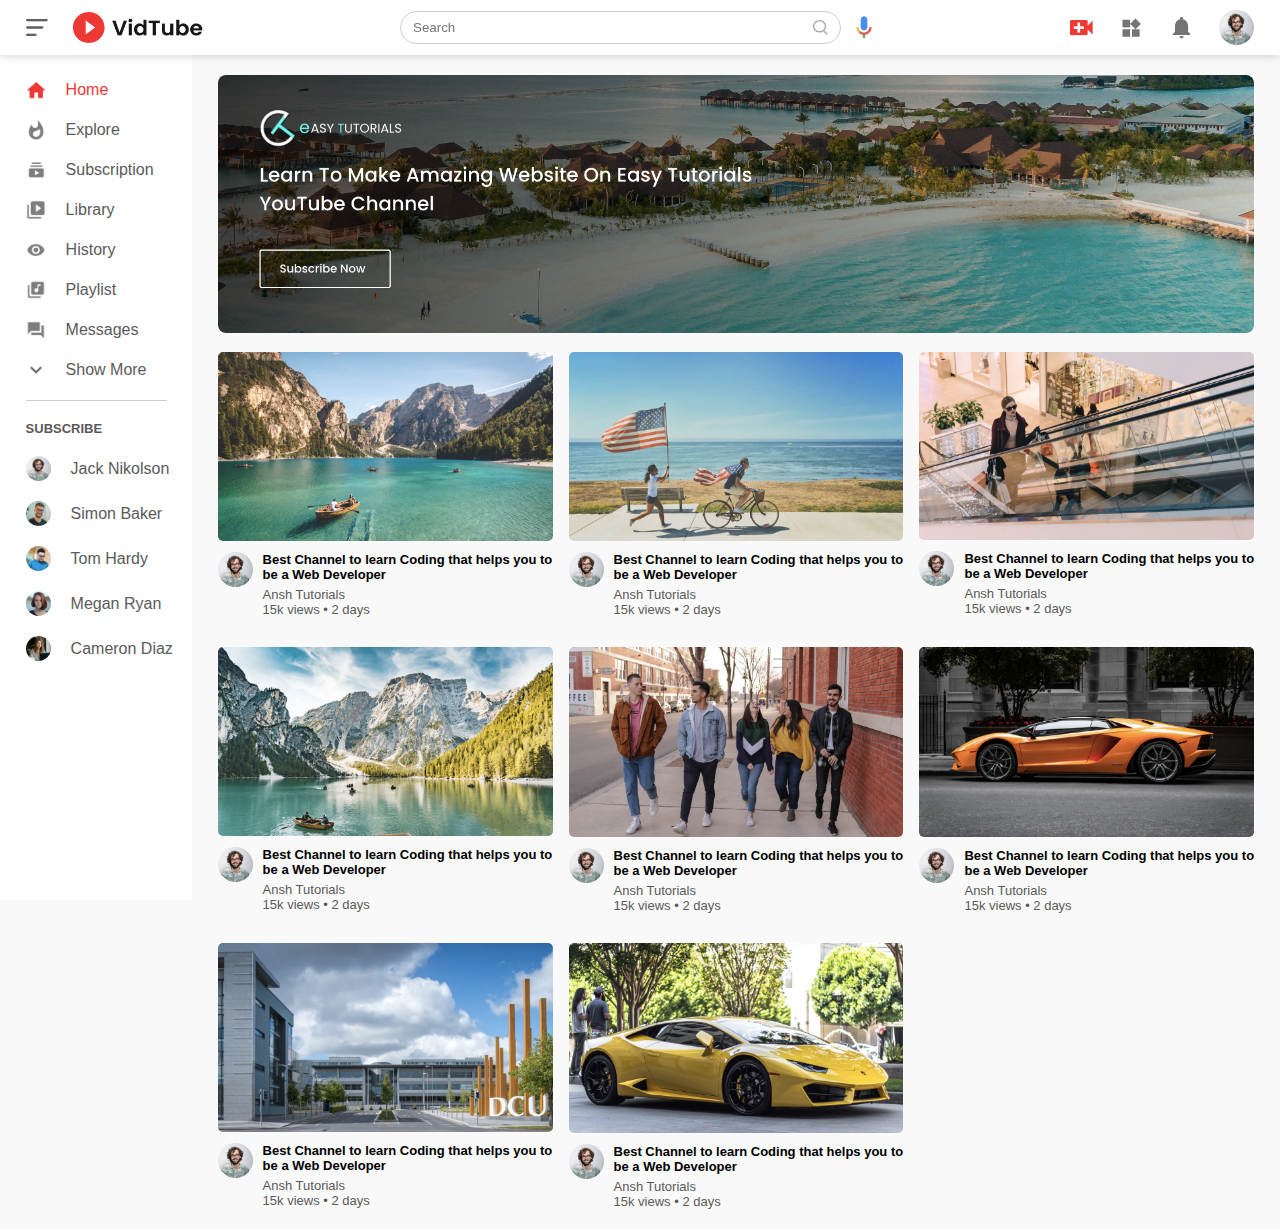
<file: index.html>
<!DOCTYPE html>
<html lang="en">
<head>
    <meta charset="UTF-8">
    <meta http-equiv="X-UA-Compatible" content="IE=edge">
    <meta name="viewport" content="width=device-width, initial-scale=1.0">
    <title>You Tube Dummy</title>

    <!-- Custom CSS File Link -->
    <link rel="stylesheet" href="style.css">
</head>
<body>
    <nav class="flex-div">
        <div class="navleft flex-div">
            <img src="images/menu.png" class="menu-icon">
            <img src="images/logo.png" class="logo">
        </div>
        <div class="navmiddle flex-div">
            <div class="search-box flex-div">
                <input type="text" placeholder="Search">
                <img src="images/search.png">
            </div>
            <img src="images/voice-search.png" class="mike-icon">
        </div>
        <div class="navright flex-div">
            <img src="images/upload.png">
            <img src="images/more.png">
            <img src="images/notification.png">
            <img class="user-icon" src="images/Jack.png">
        </div>
    </nav>

    <!-- ====> sidebar <===== -->
    <div class="sidebar">
        <div class="shortcut-links">
            <a href="#"><img src="images/home.png"><p>Home</p></a>
            <a href="#"><img src="images/explore.png"><p>Explore</p></a>
            <a href="#"><img src="images/subscriprion.png"><p>Subscription</p></a>
            <a href="#"><img src="images/library.png"><p>Library</p></a>
            <a href="#"><img src="images/history.png"><p>History</p></a>
            <a href="#"><img src="images/playlist.png"><p>Playlist</p></a>
            <a href="#"><img src="images/messages.png"><p>Messages</p></a>
            <a href="#"><img src="images/show-more.png"><p>Show More</p></a>
            <hr>
        </div>
        <div class="subcribed-list">
            <h3>SUBSCRIBE</h3>
            <a href="#"><img src="images/Jack.png"><p>Jack Nikolson</p></a>
            <a href="#"><img src="images/simon.png"><p>Simon Baker</p></a>
            <a href="#"><img src="images/tom.png"><p>Tom Hardy</p></a>
            <a href="#"><img src="images/megan.png"><p>Megan Ryan</p></a>
            <a href="#"><img src="images/cameron.png"><p>Cameron Diaz</p></a>
        </div>
    </div>
    <!-- ---- Main ----  -->
    <div class="container">
        <div class="banner">
            <img src="images/banner.png">
        </div>
        <div class="list-container">
            <div class="vid-list">
                <a href="playvideo.html"><img src="images/thumbnail1.png" class="thumbnail"></a>
                <div class="flex-div">
                    <img src="images/Jack.png">
                    <div class="vid-info">
                        <a href="playvideo.html">Best Channel to learn Coding that helps you to be a Web Developer</a>
                        <p>Ansh Tutorials</p>
                        <p>15k views &bull; 2 days</p>
                    </div>
                </div>
            </div>
            <div class="vid-list">
                <a href="playvideo.html"><img src="images/thumbnail2.png" class="thumbnail"></a>
                <div class="flex-div">
                    <img src="images/Jack.png">
                    <div class="vid-info">
                        <a href="">Best Channel to learn Coding that helps you to be a Web Developer</a>
                        <p>Ansh Tutorials</p>
                        <p>15k views &bull; 2 days</p>
                    </div>
                </div>
            </div>
            <div class="vid-list">
                <a href="playvideo.html"><img src="images/thumbnail3.png" class="thumbnail"></a>
                <div class="flex-div">
                    <img src="images/Jack.png">
                    <div class="vid-info">
                        <a href="">Best Channel to learn Coding that helps you to be a Web Developer</a>
                        <p>Ansh Tutorials</p>
                        <p>15k views &bull; 2 days</p>
                    </div>
                </div>
            </div>
            <div class="vid-list">
                <a href="playvideo.html"><img src="images/thumbnail4.png" class="thumbnail"></a>
                <div class="flex-div">
                    <img src="images/Jack.png">
                    <div class="vid-info">
                        <a href="">Best Channel to learn Coding that helps you to be a Web Developer</a>
                        <p>Ansh Tutorials</p>
                        <p>15k views &bull; 2 days</p>
                    </div>
                </div>
            </div>
            <div class="vid-list">
                <a href="playvideo.html"><img src="images/thumbnail5.png" class="thumbnail"></a>
                <div class="flex-div">
                    <img src="images/Jack.png">
                    <div class="vid-info">
                        <a href="">Best Channel to learn Coding that helps you to be a Web Developer</a>
                        <p>Ansh Tutorials</p>
                        <p>15k views &bull; 2 days</p>
                    </div>
                </div>
            </div>
            <div class="vid-list">
                <a href="playvideo.html"><img src="images/thumbnail6.png" class="thumbnail"></a>
                <div class="flex-div">
                    <img src="images/Jack.png">
                    <div class="vid-info">
                        <a href="">Best Channel to learn Coding that helps you to be a Web Developer</a>
                        <p>Ansh Tutorials</p>
                        <p>15k views &bull; 2 days</p>
                    </div>
                </div>
            </div>
            <div class="vid-list">
                <a href="playvideo.html"><img src="images/thumbnail7.png" class="thumbnail"></a>
                <div class="flex-div">
                    <img src="images/Jack.png">
                    <div class="vid-info">
                        <a href="">Best Channel to learn Coding that helps you to be a Web Developer</a>
                        <p>Ansh Tutorials</p>
                        <p>15k views &bull; 2 days</p>
                    </div>
                </div>
            </div>
            <div class="vid-list">
                <a href="playvideo.html"><img src="images/thumbnail8.png" class="thumbnail"></a>
                <div class="flex-div">
                    <img src="images/Jack.png">
                    <div class="vid-info">
                        <a href="">Best Channel to learn Coding that helps you to be a Web Developer</a>
                        <p>Ansh Tutorials</p>
                        <p>15k views &bull; 2 days</p>
                    </div>
                </div>
            </div>
        </div>
    </div>
    <script src="script.js"></script>
</body>
</html>
</file>
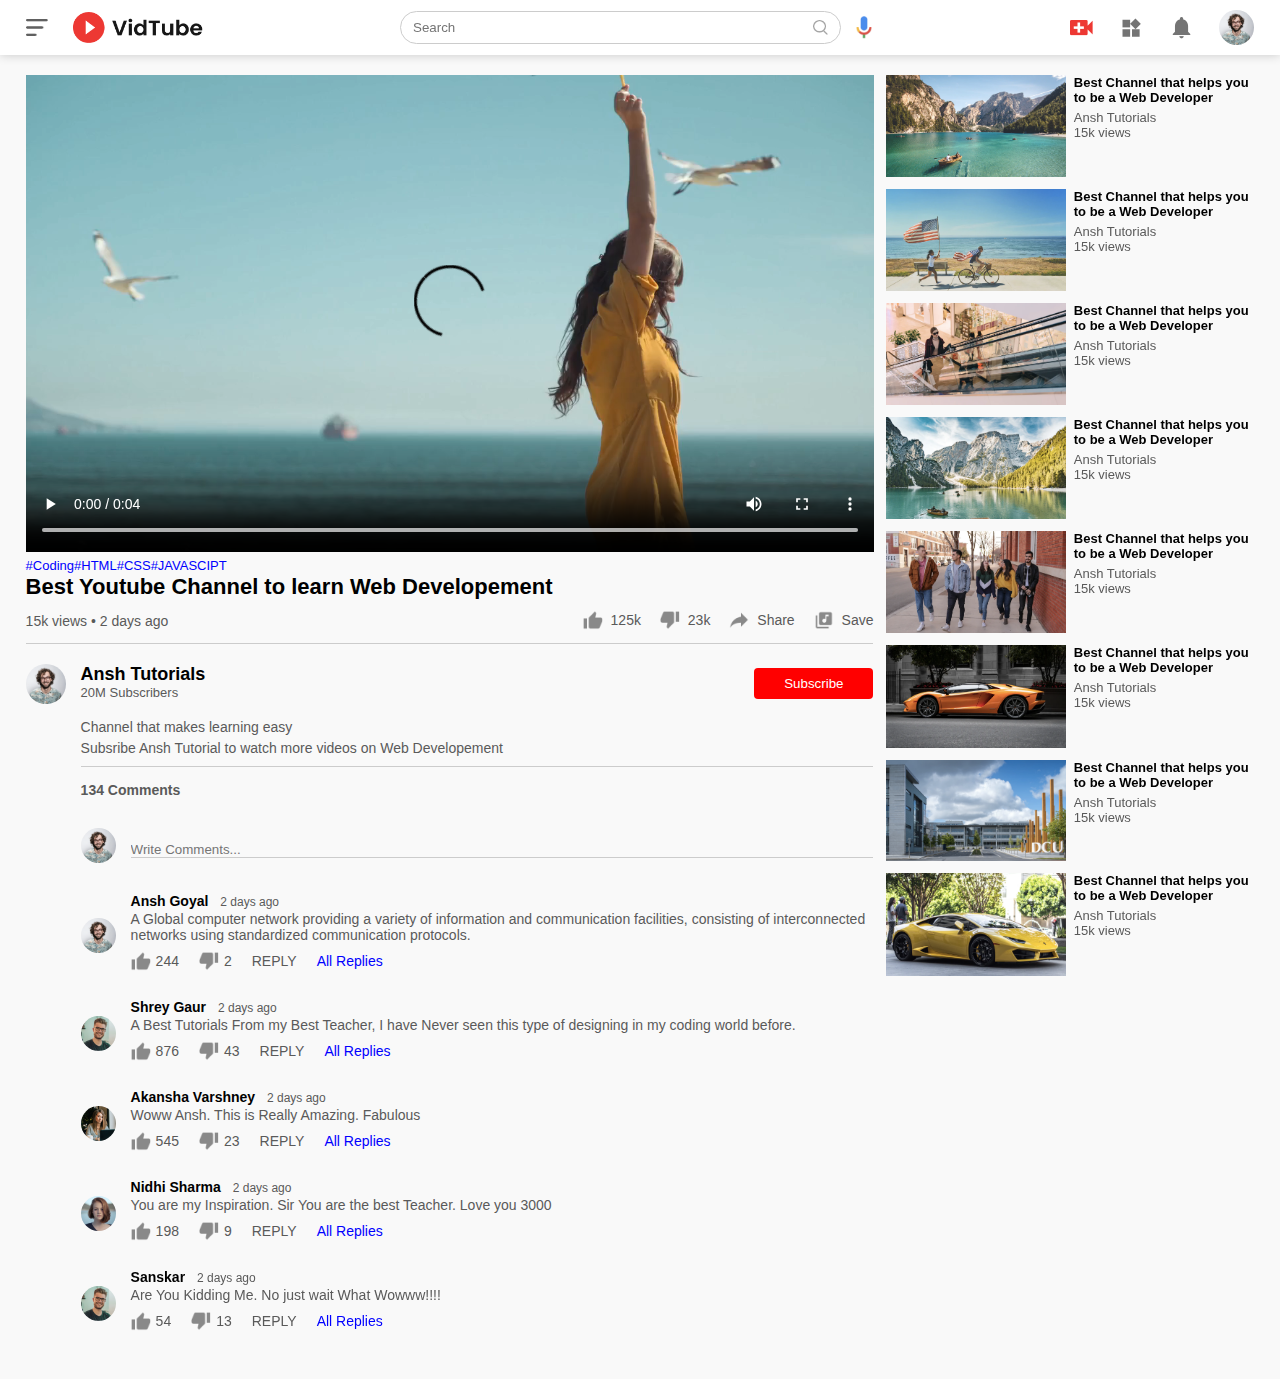
<file: playvideo.html>
<!DOCTYPE html>
<html lang="en">
<head>
    <meta charset="UTF-8">
    <meta http-equiv="X-UA-Compatible" content="IE=edge">
    <meta name="viewport" content="width=device-width, initial-scale=1.0">
    <title>Play Video</title>
    <link rel="stylesheet" href="style.css">
</head>
<body>
    <nav class="flex-div">
        <div class="navleft flex-div">
            <img src="images/menu.png" class="menu-icon">
            <img src="images/logo.png" class="logo">
        </div>
        <div class="navmiddle flex-div">
            <div class="search-box flex-div">
                <input type="text" placeholder="Search">
                <img src="images/search.png">
            </div>
            <img src="images/voice-search.png" class="mike-icon">
        </div>
        <div class="navright flex-div">
            <img src="images/upload.png">
            <img src="images/more.png">
            <img src="images/notification.png">
            <img class="user-icon" src="images/Jack.png">
        </div>
    </nav>
    <div class="container play-container">
        <div class="row">
            <div class="play-video">
                <video controls autoplay>
                    <source src="images/video.mp4" type="video/mp4">
                </video>
                <div class="tags">
                    <a href="">#Coding</a><a href="">#HTML</a><a href="">#CSS</a><a href="">#JAVASCIPT</a>
                </div>
                <h3>Best Youtube Channel to learn Web Developement</h3>
                <div class="play-video-info">
                    <p>15k views &bull; 2 days ago</p>
                    <div>
                        <a href=""><img src="images/like.png" alt="">125k</a>
                        <a href=""><img src="images/dislike.png" alt="">23k</a>
                        <a href=""><img src="images/share.png" alt="">Share</a>
                        <a href=""><img src="images/save.png" alt="">Save</a>
                    </div>
                </div>
                <hr>
                <div class="publisher">
                    <img src="images/Jack.png">
                    <div>
                        <p>Ansh Tutorials</p>
                        <span>20M Subscribers</span>
                    </div>
                    <button type="button">Subscribe</button>
                </div>
                <div class="vid-description">
                    <p>Channel that makes learning easy</p>
                    <p>Subsribe Ansh Tutorial to watch more videos on Web Developement</p>
                    <hr>
                    <h4>134 Comments</h4>
                    <div class="add-comment">
                        <img src="images/Jack.png">
                        <input type="text" placeholder="Write Comments...">
                    </div>
                    <div class="old-comment">
                        <img src="images/Jack.png">
                        <div>
                            <h3>Ansh Goyal <span>2 days ago</span></h3>
                            <p>A Global computer network providing a variety of information and communication facilities, consisting of interconnected networks using standardized communication protocols.</p>
                            <div class="comment-action">
                                <img src="images/like.png">
                                <span>244</span>
                                <img src="images/dislike.png">
                                <span>2</span>
                                <span>REPLY</span>
                                <a href="">All Replies</a>
                            </div>
                        </div>
                    </div>
                    <div class="old-comment">
                        <img src="images/simon.png">
                        <div>
                            <h3>Shrey Gaur <span>2 days ago</span></h3>
                            <p>A Best Tutorials From my Best Teacher, I have Never seen this type of designing in my coding world before.</p>
                            <div class="comment-action">
                                <img src="images/like.png">
                                <span>876</span>
                                <img src="images/dislike.png">
                                <span>43</span>
                                <span>REPLY</span>
                                <a href="">All Replies</a>
                            </div>
                        </div>
                    </div>
                    <div class="old-comment">
                        <img src="images/cameron.png">
                        <div>
                            <h3>Akansha Varshney <span>2 days ago</span></h3>
                            <p>Woww Ansh. This is Really Amazing. Fabulous</p>
                            <div class="comment-action">
                                <img src="images/like.png">
                                <span>545</span>
                                <img src="images/dislike.png">
                                <span>23</span>
                                <span>REPLY</span>
                                <a href="">All Replies</a>
                            </div>
                        </div>
                    </div>
                    <div class="old-comment">
                        <img src="images/megan.png">
                        <div>
                            <h3>Nidhi Sharma <span>2 days ago</span></h3>
                            <p>You are my Inspiration. Sir You are the best Teacher. Love you 3000 </p>
                            <div class="comment-action">
                                <img src="images/like.png">
                                <span>198</span>
                                <img src="images/dislike.png">
                                <span>9</span>
                                <span>REPLY</span>
                                <a href="">All Replies</a>
                            </div>
                        </div>
                    </div>
                    <div class="old-comment">
                        <img src="images/simon.png">
                        <div>
                            <h3>Sanskar <span>2 days ago</span></h3>
                            <p>Are You Kidding Me. No just wait What Wowww!!!!</p>
                            <div class="comment-action">
                                <img src="images/like.png">
                                <span>54</span>
                                <img src="images/dislike.png">
                                <span>13</span>
                                <span>REPLY</span>
                                <a href="">All Replies</a>
                            </div>
                        </div>
                    </div>
                </div>
            </div>
            <div class="right-sidebar">
                <div class="side-video-list">
                    <a href="" class="small-thumbnail"><img src="images/thumbnail1.png"></a>
                    <div class="vid-info">
                        <a href="">Best Channel that helps you to be a Web Developer</a>
                        <p>Ansh Tutorials</p>
                        <p>15k views</p>
                    </div>
                </div>
                <div class="side-video-list">
                    <a href="" class="small-thumbnail"><img src="images/thumbnail2.png"></a>
                    <div class="vid-info">
                        <a href="">Best Channel that helps you to be a Web Developer</a>
                        <p>Ansh Tutorials</p>
                        <p>15k views</p>
                    </div>
                </div>
                <div class="side-video-list">
                    <a href="" class="small-thumbnail"><img src="images/thumbnail3.png"></a>
                    <div class="vid-info">
                        <a href="">Best Channel that helps you to be a Web Developer</a>
                        <p>Ansh Tutorials</p>
                        <p>15k views</p>
                    </div>
                </div>
                <div class="side-video-list">
                    <a href="" class="small-thumbnail"><img src="images/thumbnail4.png"></a>
                    <div class="vid-info">
                        <a href="">Best Channel that helps you to be a Web Developer</a>
                        <p>Ansh Tutorials</p>
                        <p>15k views</p>
                    </div>
                </div>
                <div class="side-video-list">
                    <a href="" class="small-thumbnail"><img src="images/thumbnail5.png"></a>
                    <div class="vid-info">
                        <a href="">Best Channel that helps you to be a Web Developer</a>
                        <p>Ansh Tutorials</p>
                        <p>15k views</p>
                    </div>
                </div>
                <div class="side-video-list">
                    <a href="" class="small-thumbnail"><img src="images/thumbnail6.png"></a>
                    <div class="vid-info">
                        <a href="">Best Channel that helps you to be a Web Developer</a>
                        <p>Ansh Tutorials</p>
                        <p>15k views</p>
                    </div>
                </div>
                <div class="side-video-list">
                    <a href="" class="small-thumbnail"><img src="images/thumbnail7.png"></a>
                    <div class="vid-info">
                        <a href="">Best Channel that helps you to be a Web Developer</a>
                        <p>Ansh Tutorials</p>
                        <p>15k views</p>
                    </div>
                </div>
                <div class="side-video-list">
                    <a href="" class="small-thumbnail"><img src="images/thumbnail8.png"></a>
                    <div class="vid-info">
                        <a href="">Best Channel that helps you to be a Web Developer</a>
                        <p>Ansh Tutorials</p>
                        <p>15k views</p>
                    </div>
                </div>
            </div>
        </div>
    </div>
</body>
</html>
</file>
<file: style.css>
*{
    margin: 0;
    padding: 0;
    font-family: sans-serif;
    box-sizing: border-box;
}
a{
    text-decoration: none;
    color: #5a5a5a;
}
img{
    cursor: pointer;
}
.flex-div{
    display: flex;
    align-items: center;
}
nav{
    padding: 10px 2%;
    justify-content: space-between;
    box-shadow: 0 0 10px rgba(0,0,0,0.2);
    background: white;
    position: sticky;
    top: 0;
    z-index: 10;
}
.navright img{
    width: 25px;
    margin-right: 25px;
}
.navright .user-icon{
    width: 35px;
    border-radius: 50%;
    margin-right: 0;
}
.navleft .menu-icon{
    width: 22px;
    margin-right: 25px;
}
.navleft .logo{
    width: 130px;
}
.navmiddle .mike-icon{
    width: 16px;
}
.navmiddle .search-box{
    border: 1px solid #ccc;
    margin-right: 15px;
    padding: 8px 12px;
    border-radius: 25px;
}
.navmiddle .search-box input{
    width: 400px;
    border: 0;
    outline: 0;
    background: transparent;
}
.navmiddle .search-box img{
    width: 15px;
}
.sidebar{
    background: white;
    width: 15%;
    height: 100vh;
    position: fixed;
    top: 0;
    padding-left: 2%;
    padding-top: 80px;
}
.shortcut-links a img{
    width: 20px;
    margin-right: 20px;
}
.shortcut-links a{
    display: flex;
    align-items: center;
    margin-bottom: 20px;
    width: fit-content;
    flex-wrap: wrap;
}
.shortcut-links a:first-child{
    color: #ed3833;
}
.sidebar hr{
    border: 0;
    height: 1px;
    background: #ccc;
    width: 85%;
}
.subcribed-list h3{
    font-size: 13px;
    margin: 20px 0;
    color: #5a5a5a;
}
.subcribed-list a{
    display: flex;
    align-items: center;
    margin-bottom: 20px;
    width: fit-content;
    flex-wrap: wrap;
}
.subcribed-list a img{
    width: 25px;
    border-radius: 50%;
    margin-right: 20px;
}
.small-sidebar{
    width: 5%;
}
.small-sidebar a p{
    display: none;
}
.small-sidebar h3{
    display: none;
}
.small-sidebar hr{
    width: 50%;
    margin-bottom: 25px;
}
.container{
    background: #f9f9f9;
    padding-left: 17%;
    padding-right: 2%;
    padding-top: 20px;
    padding-bottom: 20px;
}
.large-container{
    padding-left: 7%;
}
.banner{
    width: 100%;
}
.banner img{
    width: 100%;
    border-radius: 8px;
}
.list-container{
    display: grid;
    grid-template-columns: repeat(auto-fit, minmax(250px,1fr));
    grid-column-gap: 16px;
    grid-row-gap: 30px;
    margin-top: 15px;
}
.vid-list .thumbnail{
    width: 100%;
    border-radius: 5px;
}
.vid-list .flex-div{
    align-items: flex-start;
    margin-top: 7px;
}
.vid-list .flex-div img{
    width: 35px;
    margin-right: 10px;
    border-radius: 50%;
}
.vid-info{
    color: #5a5a5a;
    font-size: 13px;
}
.vid-info a{
    color: black;
    font-weight: 600;
    display: block;
    margin-bottom: 5px;
}
@media (max-width: 900px){
    .menu-icon{
        display: none;
    }
    .sidebar{
        display: none;
    }
    .container .large-container{
        padding-left: 5%;
        padding-right: 5%;
    }
    .navright img{
        display: none;
    }
    .navright .user-icon{
        display: block;
        width: 30px;
    }
    .navmiddle .search-box input{
        width: 100px;
    }
    .navmiddle .mike-icon{
        display: none;
    }
    .logo{
        width: 90px;
    }
}
.play-container{
    padding-left: 2%;
}
.row{
    display: flex;
    justify-content: space-between;
    flex-wrap: wrap;
}
.play-video{
    flex-basis: 69%;
}
.right-sidebar{
    flex-basis: 30%;
}
.play-video video{
    width: 100%;
}
.side-video-list{
    display: flex;
    justify-content: space-between;
    margin-bottom: 8px;
}
.side-video-list img{
    width: 100%;
}
.side-video-list .small-thumbnail{
    flex-basis: 49%;
}
.side-video-list .vid-info{
    flex-basis: 49%;
}
.play-video .tags a{
    color: #0000ff;
    font-size: 13px;
}
.play-video h3{
    font-weight: 600;
    font-size: 22px;
}
.play-video .play-video-info{
    display: flex;
    align-items: center;
    justify-content: space-between;
    flex-wrap: wrap;
    margin-top: 10px;
    font-size: 14px;
    color: #5a5a5a;
}
.play-video .play-video-info a img{
    width: 20px;
    margin-right: 8px;
}
.play-video .play-video-info a{
    display: inline-flex;
    align-items: center;
    margin-left: 15px;
}
.play-video hr{
    border: 0;
    height: 1px;
    background: #ccc;
    margin: 10px 0px;
}
.publisher{
    display: flex;
    align-items: center;
    margin-top: 20px;
}
.publisher div{
    flex: 1;
    line-height: 18px;
}
.publisher img{
    width: 40px;
    border-radius: 50%;
    margin-right: 15px;
}
.publisher div p{
    color: #000;
    font-weight: 600;
    font-size: 18px;
}
.publisher div span{
    font-size: 13px;
    color: #5a5a5a;
}
.publisher button{
    background: red;
    color: white;
    padding: 8px 30px;
    border: 0;
    outline: 0;
    border-radius: 4px;
    cursor: pointer;
}
.vid-description{
    padding-left: 55px;
    margin: 15px 0;
}
.vid-description p{
    font-size: 14px;
    margin-bottom: 5px;
    color: #5a5a5a;
}
.vid-description h4{
    font-size: 14px;
    color: #5a5a5a;
    margin-top: 15px;
}
.add-comment{
    display: flex;
    align-items: center;
    margin: 30px 0;
}
.add-comment img{
    width: 35px;
    border-radius: 50%;
    margin-right: 15px;
}
.add-comment input{
    border: 0;
    outline: 0;
    border-bottom: 1px solid #ccc;
    width: 100%;
    padding-top: 10px;
    background: transparent;
}
.old-comment{
    display: flex;
    margin: 20px 0;
    align-items: center;
}
.old-comment img{
    width: 35px;
    border-radius: 50%;
    margin-right: 15px;
}
.old-comment h3{
    font-size: 14px;
    margin-bottom: 2px;
}
.old-comment h3 span{
    font-size: 12px;
    color: #5a5a5a;
    font-weight: 500;
    margin-left: 8px;
}
.old-comment .comment-action{
    display: flex;
    align-items: center;
    margin: 8px 0;
    font-size: 14px;
}
.old-comment .comment-action img{
    border-radius: 0;
    width: 20px;
    margin-right: 5px;
}
.old-comment .comment-action span{
    margin-right: 20px;
    color: #5a5a5a;
}
.old-comment .comment-action a{
    color: #0000ff;
}
</file>
